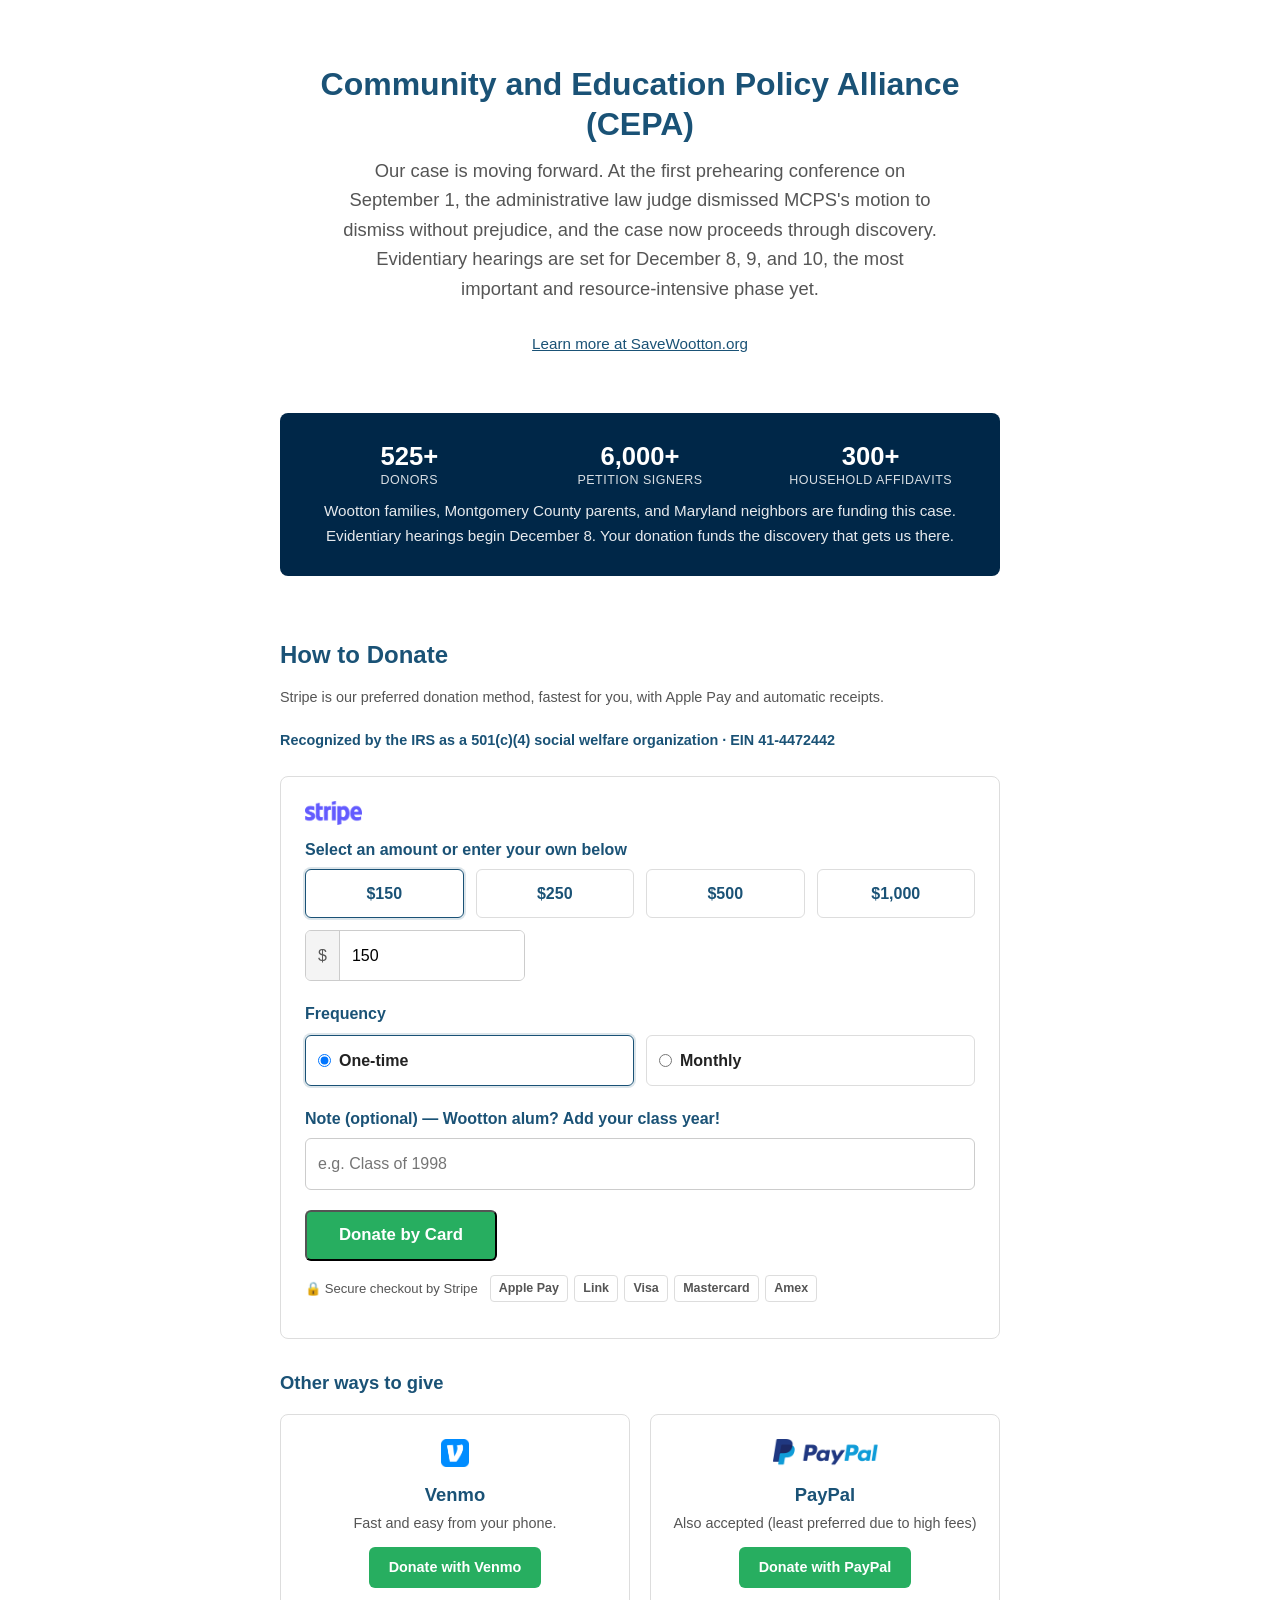
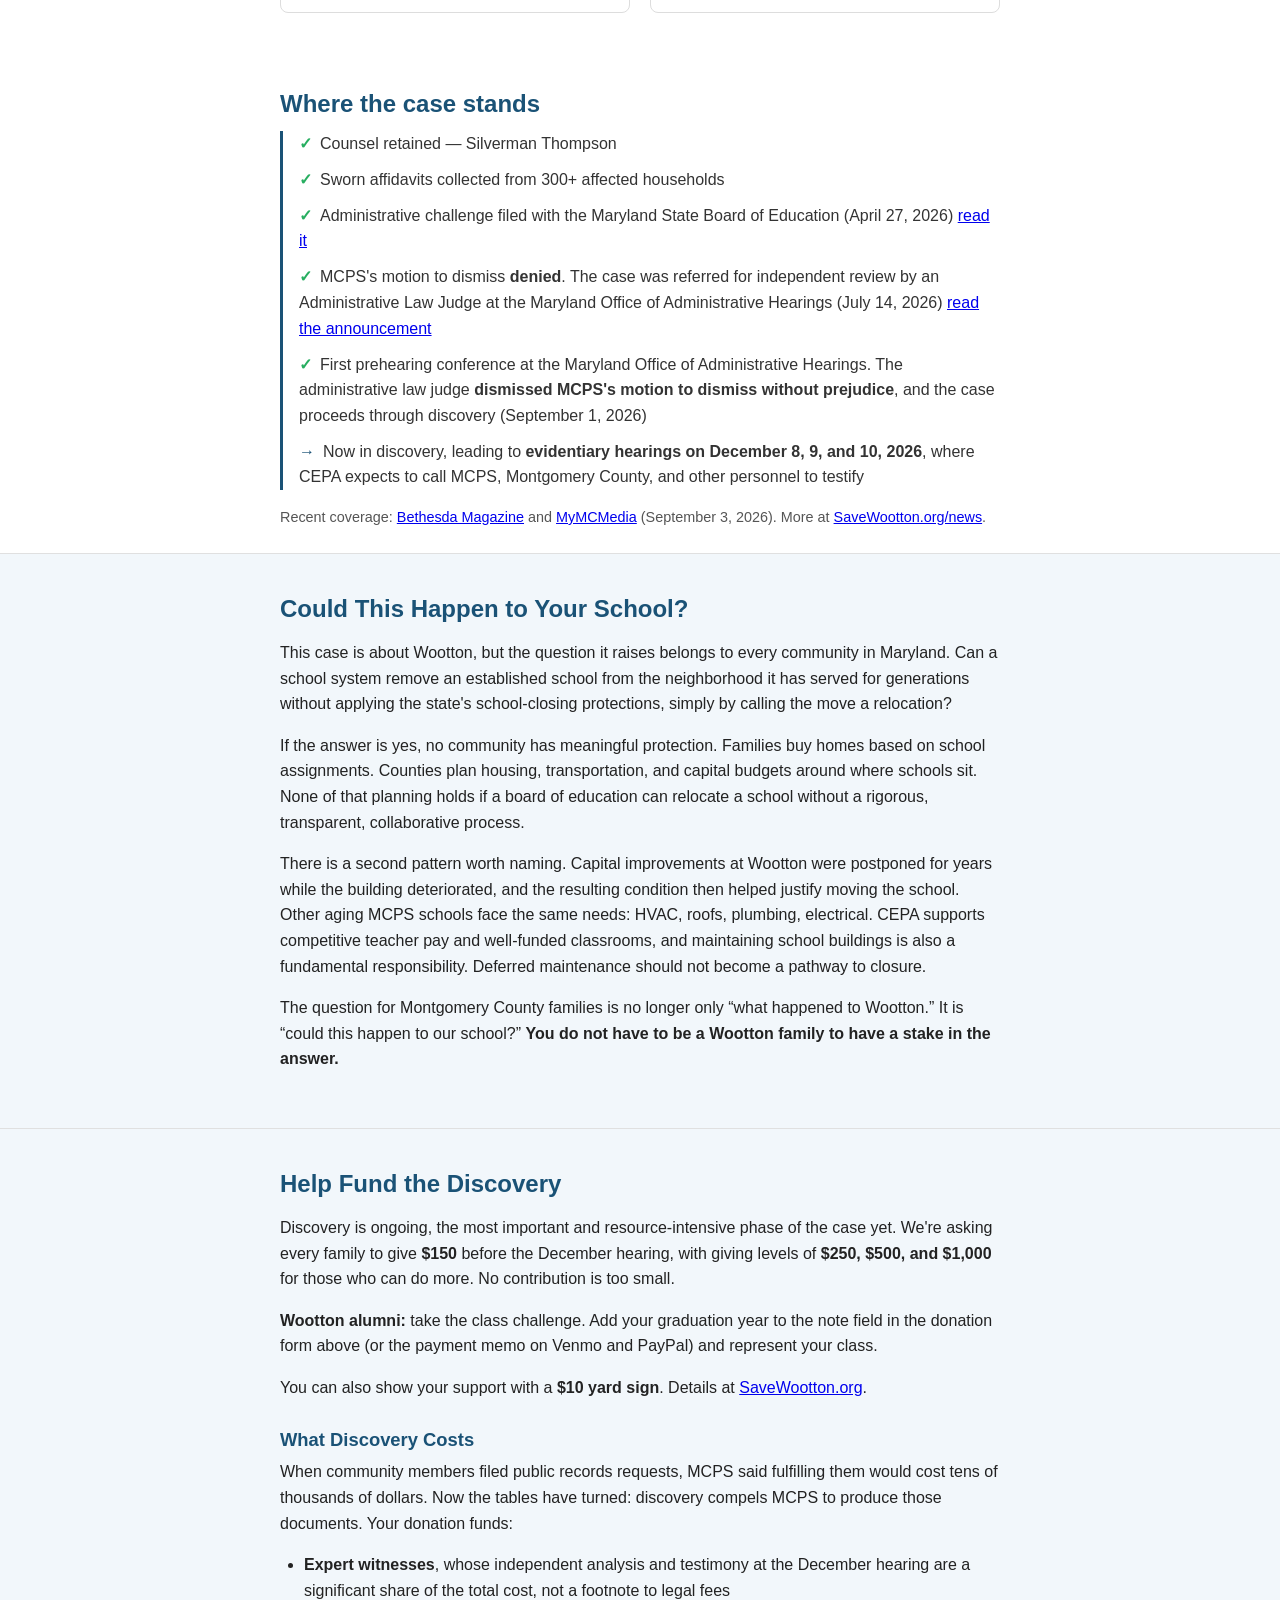
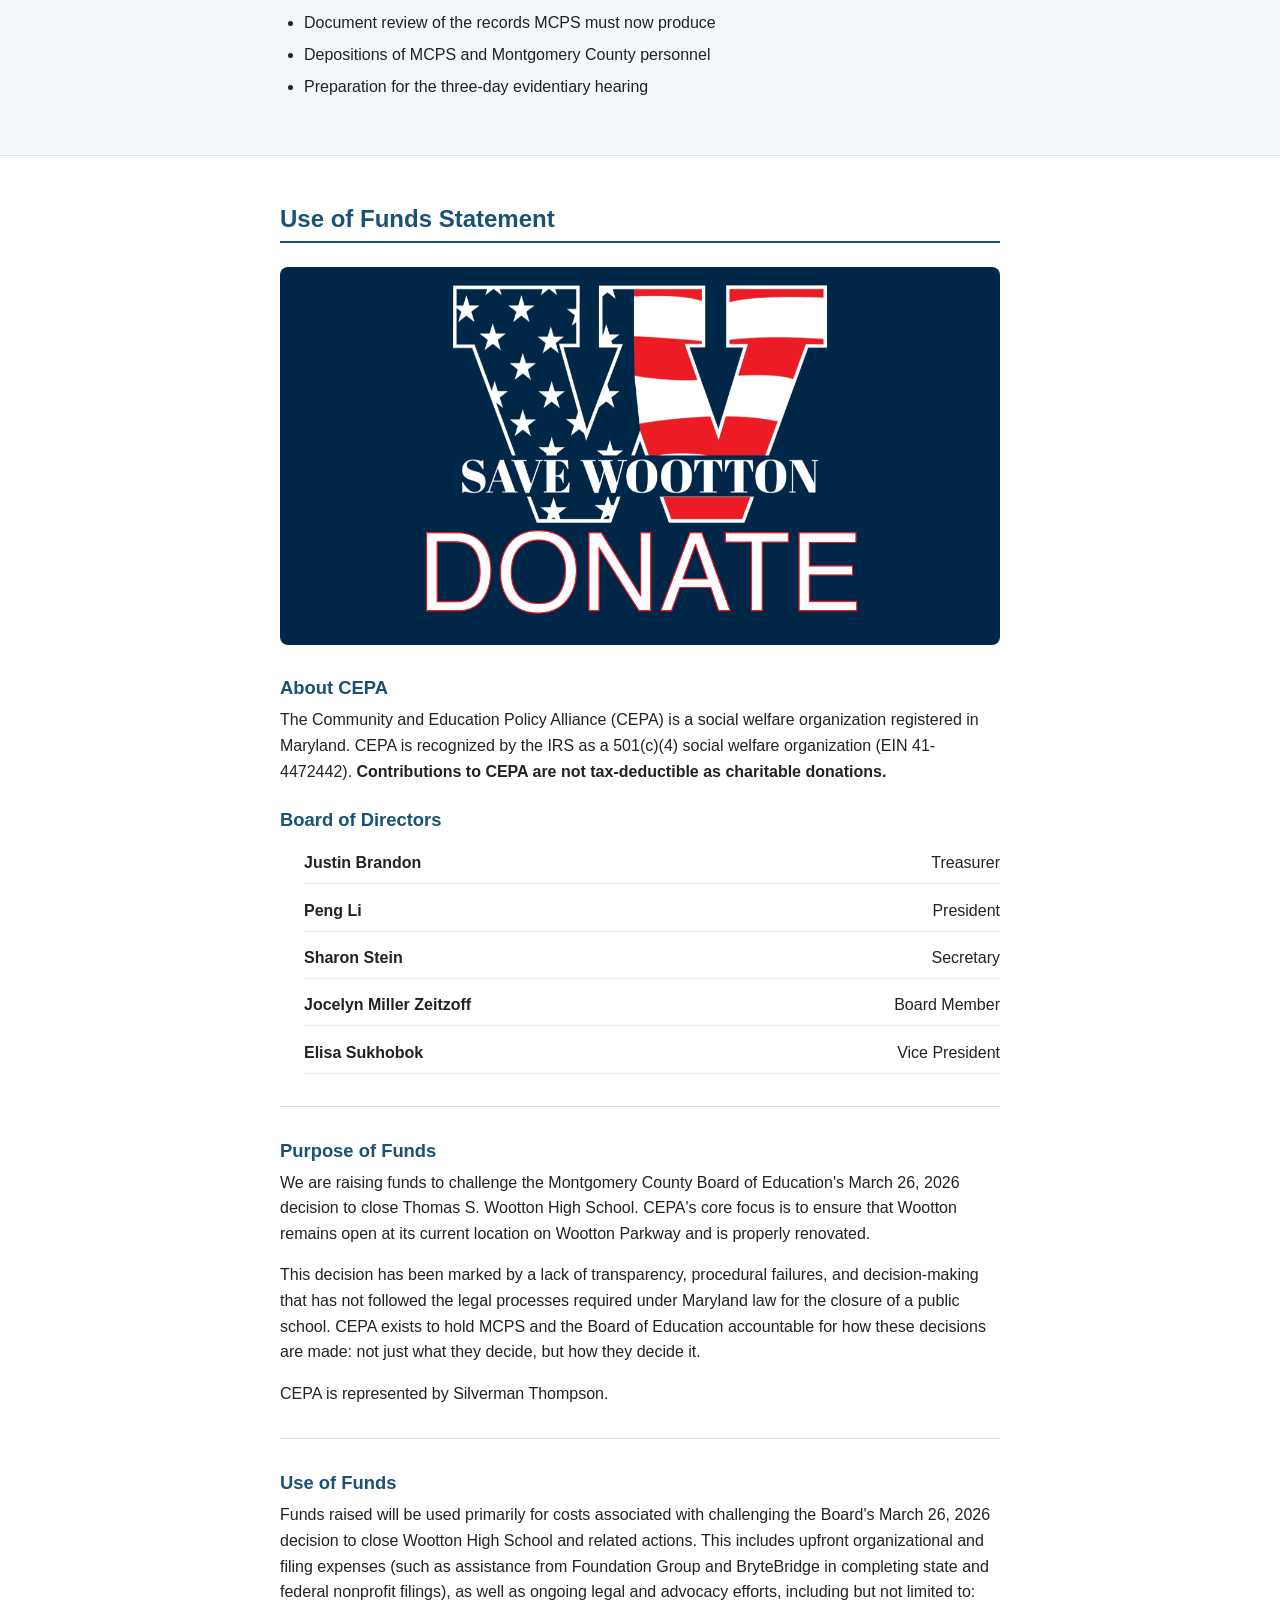
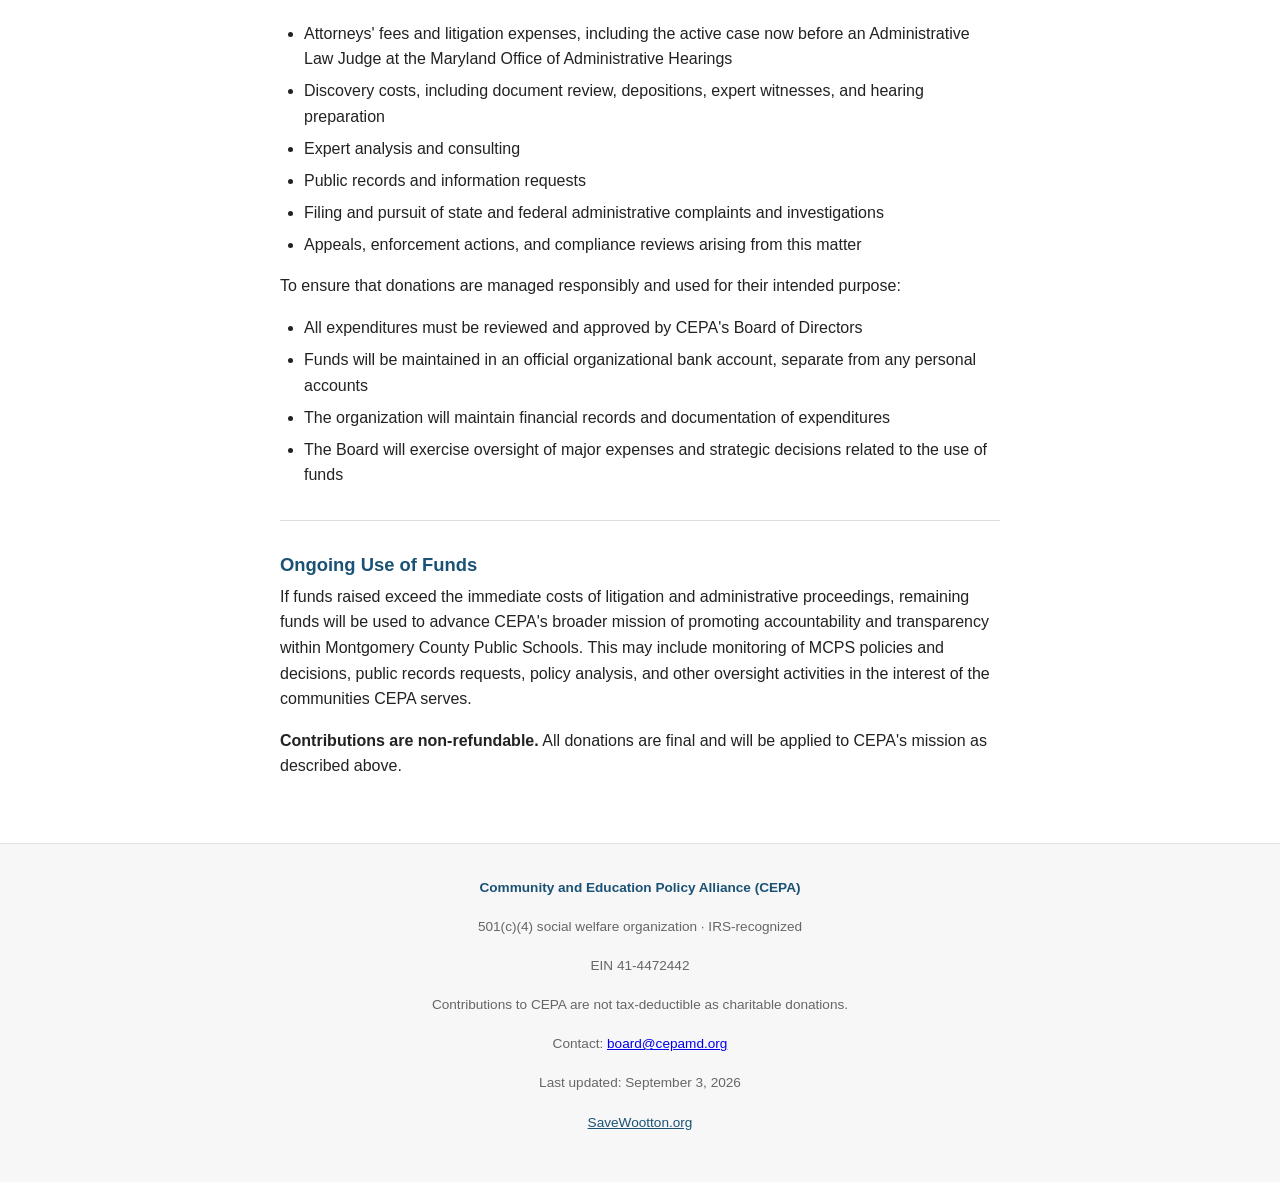
<file: index.html>
<!DOCTYPE html>
<html lang="en">

<head>
  <meta charset="UTF-8">
  <meta name="viewport" content="width=device-width, initial-scale=1.0">
  <meta name="format-detection" content="telephone=no">
  <title>CEPA — Community and Education Policy Alliance</title>
  <meta name="description"
    content="The Montgomery County Board of Education moved to close Wootton High School without applying Maryland's school-closing protections. The case is now in discovery, with evidentiary hearings set for December 8 to 10. Help fund the experts and the discovery that get us there.">
  <meta property="og:title" content="Help Fund the Discovery — Wootton Legal Fund">
  <meta property="og:description"
    content="The Montgomery County Board of Education moved to close Wootton High School without applying Maryland's school-closing protections. The case is now in discovery, with evidentiary hearings set for December 8 to 10. Help fund the experts and the discovery that get us there.">
  <meta property="og:image" content="https://cepamd.org/sw-donate.png">
  <meta property="og:url" content="https://cepamd.org">
  <meta property="og:type" content="website">
  <meta name="twitter:card" content="summary_large_image">
  <link rel="icon" type="image/png" href="favicon.png">
  <link rel="stylesheet" href="css/style.css">
</head>

<body>

  <!-- ════ Hero ════ -->
  <section class="hero">
    <div class="container">
      <h1>Community and Education Policy Alliance (CEPA)</h1>
      <p class="subtitle">Our case is moving forward. At the first prehearing conference on September 1, the
        administrative law judge dismissed MCPS's motion to dismiss without prejudice, and the case now proceeds
        through discovery.
        Evidentiary hearings are set for December 8, 9, and 10, the most important and resource-intensive phase
        yet.</p>
      <p style="margin-top: 0.75rem;"><a href="https://www.savewootton.org" target="_blank" rel="noopener"
          style="color: #1a5276; text-decoration: underline; font-size: 0.95rem;">Learn more at SaveWootton.org</a></p>
    </div>
  </section>

  <!-- ════ Momentum Banner ════ -->
  <div class="container">
    <div class="momentum-banner">
      <div class="momentum-stats">
        <div class="momentum-stat"><span class="n">525+</span><span class="k">Donors</span></div>
        <div class="momentum-stat"><span class="n">6,000+</span><span class="k">Petition signers</span></div>
        <div class="momentum-stat"><span class="n">300+</span><span class="k">Household affidavits</span></div>
      </div>
      <p class="match-sub">Wootton families, Montgomery County parents, and Maryland neighbors are funding this case.
        Evidentiary hearings begin December 8. Your donation funds the discovery that gets us there.</p>
    </div>
  </div>

  <!-- ════ Donate ════ -->
  <section id="donate">
    <div class="container">
      <h2>How to Donate</h2>
      <p style="color: #555; font-size: 0.9rem; margin-bottom: 1.25rem;">Stripe is our preferred donation method,
        fastest for you, with Apple Pay and automatic receipts.</p>
      <p class="trust-line">Recognized by the IRS as a 501(c)(4) social welfare organization &middot; EIN <a class="ein">41-4472442</a></p>

      <form class="monthly-form donate-form" id="donation-form">
        <img src="stripe-logo.png" alt="Stripe" style="height: 24px; margin-bottom: 0.75rem; display: block;">

        <label for="donation-amount">Select an amount or enter your own below</label>
        <div class="amount-grid" id="amount-presets">
          <button type="button" data-amount="150" class="selected">$150</button>
          <button type="button" data-amount="250">$250</button>
          <button type="button" data-amount="500">$500</button>
          <button type="button" data-amount="1000">$1,000</button>
        </div>
        <div class="amount-input">
          <span>$</span>
          <input id="donation-amount" name="amount" type="number" min="5" max="10000" step="1" value="150" required>
        </div>

        <fieldset>
          <legend>Frequency</legend>
          <div class="duration-grid">
            <label>
              <input type="radio" name="frequency" value="once" checked>
              <span>One-time</span>
            </label>
            <label>
              <input type="radio" name="frequency" value="monthly">
              <span>Monthly</span>
            </label>
          </div>
        </fieldset>

        <fieldset id="plan-length-fieldset" hidden>
          <legend>Plan length</legend>
          <div class="duration-grid">
            <label>
              <input type="radio" name="months" value="3">
              <span>3 months</span>
            </label>
            <label>
              <input type="radio" name="months" value="6" checked>
              <span>6 months</span>
            </label>
            <label>
              <input type="radio" name="months" value="12">
              <span>12 months</span>
            </label>
            <label>
              <input type="radio" name="months" value="ongoing">
              <span>Ongoing</span>
            </label>
          </div>
          <p style="color: #555; font-size: 0.85rem; margin: 0.5rem 0 0;">Fixed-length plans cancel automatically after
            the last payment. Cancel anytime at <a href="mailto:treasurer@cepamd.org">treasurer@cepamd.org</a>.</p>
        </fieldset>

        <label for="donation-note">Note (optional) — Wootton alum? Add your class year!</label>
        <input id="donation-note" name="note" type="text" class="note-input" maxlength="200"
          placeholder="e.g. Class of 1998">

        <button type="submit" class="btn">Donate by Card</button>
        <div class="payment-methods">
          <span class="secure-note">🔒 Secure checkout by Stripe</span>
          <span class="method-pill">Apple Pay</span>
          <span class="method-pill">Link</span>
          <span class="method-pill">Visa</span>
          <span class="method-pill">Mastercard</span>
          <span class="method-pill">Amex</span>
        </div>
        <p class="form-status" id="donation-form-status" aria-live="polite"></p>
      </form>

      <h3 style="margin-top: 2rem;">Other ways to give</h3>
      <div class="donate-grid">

        <div class="donate-card">
          <img src="venmo-logo.png" alt="Venmo" style="height: 28px; margin-bottom: 0.5rem;">
          <h3>Venmo</h3>
          <p>Fast and easy from your phone.</p>
          <a href="https://venmo.com/u/cepamd" class="btn" target="_blank" rel="noopener">Donate with Venmo</a>
        </div>

        <div class="donate-card">
          <img src="paypal-logo.png" alt="PayPal" style="height: 28px; margin-bottom: 0.5rem;">
          <h3>PayPal</h3>
          <p>Also accepted (least preferred due to high fees)</p>
          <a href="https://www.paypal.com/ncp/payment/M5WPY7KGUDLTN" class="btn" target="_blank" rel="noopener">Donate
            with PayPal</a>
        </div>

      </div>
    </div>
  </section>

  <!-- ════ Progress ════ -->
  <section class="progress">
    <div class="container">
      <h2>Where the case stands</h2>
      <ul class="milestone-list">
        <li>Counsel retained — Silverman Thompson</li>
        <li>Sworn affidavits collected from 300+ affected households</li>
        <li>Administrative challenge filed with the Maryland State Board of Education (April 27, 2026) <a
            href="https://drive.google.com/file/d/1IQMDPjKzm7bUsOJytNukOK9nd9ZU6ZSJ/view?usp=sharing" target="_blank"
            rel="noopener">read it</a></li>
        <li>MCPS's motion to dismiss <strong>denied</strong>. The case was referred for independent review by an
          Administrative Law Judge at the Maryland Office of Administrative Hearings (July 14, 2026) <a
            href="https://www.savewootton.org/wootton-closure-challenge-moves-forward-before-independent-alj/"
            target="_blank" rel="noopener">read the announcement</a></li>
        <li>First prehearing conference at the Maryland Office of Administrative Hearings. The administrative law
          judge <strong>dismissed MCPS's motion to dismiss without prejudice</strong>, and the case proceeds through
          discovery (September 1, 2026)</li>
        <li>Now in discovery, leading to <strong>evidentiary hearings on December 8, 9, and 10, 2026</strong>, where
          CEPA expects to call MCPS, Montgomery County, and other personnel to testify</li>
      </ul>
      <p style="color: #555; font-size: 0.9rem; margin-top: 1rem;">Recent coverage: <a
          href="https://bethesdamagazine.com/2026/09/03/wootton-case-update/" target="_blank"
          rel="noopener">Bethesda Magazine</a> and <a
          href="https://www.mymcmedia.org/wootton-petition-to-keep-school-building-open-advances/" target="_blank"
          rel="noopener">MyMCMedia</a> (September 3, 2026). More at <a href="https://www.savewootton.org/news/"
          target="_blank" rel="noopener">SaveWootton.org/news</a>.</p>
    </div>
  </section>

  <!-- ════ Beyond Wootton ════ -->
  <section class="beyond-wootton">
    <div class="container">
      <h2>Could This Happen to Your School?</h2>
      <p>This case is about Wootton, but the question it raises belongs to every community in Maryland. Can a school
        system remove an established school from the neighborhood it has served for generations without applying the
        state's school-closing protections, simply by calling the move a relocation?</p>
      <p>If the answer is yes, no community has meaningful protection. Families buy homes based on school assignments.
        Counties plan housing, transportation, and capital budgets around where schools sit. None of that planning
        holds if a board of education can relocate a school without a rigorous, transparent, collaborative process.</p>
      <p>There is a second pattern worth naming. Capital improvements at Wootton were postponed for years while the
        building deteriorated, and the resulting condition then helped justify moving the school. Other aging MCPS
        schools face the same needs: HVAC, roofs, plumbing, electrical. CEPA supports competitive teacher pay and
        well-funded classrooms, and maintaining school buildings is also a fundamental responsibility. Deferred
        maintenance should not become a pathway to closure.</p>
      <p>The question for Montgomery County families is no longer only &ldquo;what happened to Wootton.&rdquo; It is
        &ldquo;could this happen to our school?&rdquo; <strong>You do not have to be a Wootton family to have a stake
          in the answer.</strong></p>
    </div>
  </section>

  <!-- ════ Help Fund the Discovery ════ -->
  <section class="fundraiser">
    <div class="container">
      <h2>Help Fund the Discovery</h2>
      <p>Discovery is ongoing, the most important and resource-intensive phase of the case yet. We're asking every
        family to give <strong>$150</strong> before the December hearing, with giving levels of <strong>$250, $500, and
          $1,000</strong> for those who can do more. No contribution is too small.</p>
      <p><strong>Wootton alumni:</strong> take the class challenge. Add your graduation year to the note field in the
        donation form above (or the payment memo on Venmo and PayPal) and represent your class.</p>
      <p>You can also show your support with a <strong>$10 yard sign</strong>. Details at <a
          href="https://www.savewootton.org" target="_blank" rel="noopener">SaveWootton.org</a>.</p>

      <h3>What Discovery Costs</h3>
      <p>When community members filed public records requests, MCPS said fulfilling them would cost tens of thousands
        of dollars. Now the tables have turned: discovery compels MCPS to produce those documents. Your donation
        funds:</p>
      <ul>
        <li><strong>Expert witnesses</strong>, whose independent analysis and testimony at the December hearing are a
          significant share of the total cost, not a footnote to legal fees</li>
        <li>Document review of the records MCPS must now produce</li>
        <li>Depositions of MCPS and Montgomery County personnel</li>
        <li>Preparation for the three-day evidentiary hearing</li>
      </ul>
    </div>
  </section>

  <!-- ════ Use of Funds ════ -->
  <section class="use-of-funds">
    <div class="container">
      <h2>Use of Funds Statement</h2>

      <!-- ════ Banner Image ════ -->
      <div style="text-align: center; margin: 1.5rem 0;">
        <img src="sw-donate.png" alt="Save Wootton — Donate" style="max-width: 100%; height: auto; border-radius: 8px;">
      </div>

      <h3>About CEPA</h3>
      <p>The Community and Education Policy Alliance (CEPA) is a social welfare organization registered in Maryland.
        CEPA is recognized by the IRS as a 501(c)(4) social welfare organization (EIN <a class="ein">41-4472442</a>). <strong>Contributions
          to CEPA are not tax-deductible as charitable donations.</strong></p>

      <h3>Board of Directors</h3>
      <ul class="board-list">
        <li><span class="board-name">Justin Brandon</span><span>Treasurer</span></li>
        <li><span class="board-name">Peng Li</span><span>President</span></li>
        <li><span class="board-name">Sharon Stein</span><span>Secretary</span></li>
        <li><span class="board-name">Jocelyn Miller Zeitzoff</span><span>Board Member</span></li>
        <li><span class="board-name">Elisa Sukhobok</span><span>Vice President</span></li>
      </ul>

      <hr>

      <h3>Purpose of Funds</h3>
      <p>We are raising funds to challenge the Montgomery County Board of Education's March 26, 2026 decision to close
        Thomas S. Wootton High School. CEPA's core focus is to ensure that Wootton remains open at its current location
        on Wootton Parkway and is properly renovated.</p>
      <p>This decision has been marked by a lack of transparency, procedural failures, and decision-making that has not
        followed the legal processes required under Maryland law for the closure of a public school. CEPA exists to hold
        MCPS and the Board of Education accountable for how these decisions are made: not just what they decide, but
        how they decide it.</p>
      <p>CEPA is represented by Silverman Thompson.</p>

      <hr>

      <h3>Use of Funds</h3>
      <p>Funds raised will be used primarily for costs associated with challenging the Board's March 26, 2026 decision
        to close Wootton High School and related actions. This includes upfront organizational and filing expenses (such
        as assistance from Foundation Group and
        BryteBridge in completing state and federal nonprofit filings), as well as ongoing legal and advocacy efforts,
        including but not limited to:</p>
      <ul>
        <li>Attorneys' fees and litigation expenses, including the active case now before an
          Administrative Law Judge at the Maryland Office of Administrative Hearings</li>
        <li>Discovery costs, including document review, depositions, expert witnesses, and hearing preparation</li>
        <li>Expert analysis and consulting</li>
        <li>Public records and information requests</li>
        <li>Filing and pursuit of state and federal administrative complaints and investigations</li>
        <li>Appeals, enforcement actions, and compliance reviews arising from this matter</li>
      </ul>
      <p>To ensure that donations are managed responsibly and used for their intended purpose:</p>
      <ul>
        <li>All expenditures must be reviewed and approved by CEPA's Board of Directors</li>
        <li>Funds will be maintained in an official organizational bank account, separate from any personal accounts
        </li>
        <li>The organization will maintain financial records and documentation of expenditures</li>
        <li>The Board will exercise oversight of major expenses and strategic decisions related to the use of funds</li>
      </ul>

      <hr>

      <h3>Ongoing Use of Funds</h3>
      <p>If funds raised exceed the immediate costs of litigation and administrative proceedings, remaining funds will
        be used to advance CEPA's broader mission of promoting accountability and transparency within Montgomery County
        Public Schools. This may include monitoring of MCPS policies and decisions, public records requests, policy
        analysis, and other oversight activities in the interest of the communities CEPA serves.</p>
      <p><strong>Contributions are non-refundable.</strong> All donations are final and will be applied to CEPA's
        mission as described above.</p>
    </div>
  </section>

  <!-- ════ Footer ════ -->
  <footer>
    <div class="container">
      <p><strong>Community and Education Policy Alliance (CEPA)</strong></p>
      <p>501(c)(4) social welfare organization &middot; IRS-recognized</p>
      <p>EIN <a class="ein">41-4472442</a></p>
      <p>Contributions to CEPA are not tax-deductible as charitable donations.</p>
      <p>Contact: <a href="mailto:board@cepamd.org">board@cepamd.org</a></p>
      <p>Last updated: September 3, 2026</p>
      <p><a href="https://www.savewootton.org" target="_blank" rel="noopener"
          style="color: #1a5276;">SaveWootton.org</a></p>
    </div>
  </footer>

  <script>
    const DONATION_API_URL = "https://damp-bird-b203.cepamd.workers.dev/create-donation";
    const form = document.getElementById("donation-form");
    const statusEl = document.getElementById("donation-form-status");
    const amountInput = document.getElementById("donation-amount");
    const presetButtons = document.querySelectorAll("#amount-presets button");
    const planFieldset = document.getElementById("plan-length-fieldset");

    const params = new URLSearchParams(window.location.search);
    if (params.get("canceled") === "1") {
      statusEl.textContent = "Checkout was canceled. You can adjust your donation below.";
    }

    presetButtons.forEach((button) => {
      button.addEventListener("click", () => {
        amountInput.value = button.dataset.amount;
        presetButtons.forEach((b) => b.classList.toggle("selected", b === button));
      });
    });

    amountInput.addEventListener("input", () => {
      presetButtons.forEach((b) => b.classList.toggle("selected", b.dataset.amount === amountInput.value));
    });

    form.addEventListener("change", () => {
      planFieldset.hidden = form.frequency.value !== "monthly";
    });

    form.addEventListener("submit", async (event) => {
      event.preventDefault();
      const submitButton = form.querySelector("button[type='submit']");
      const amount = Number(form.amount.value);
      const frequency = form.frequency.value;

      statusEl.textContent = "";
      statusEl.className = "form-status";

      if (!Number.isFinite(amount) || amount < 5 || amount > 10000) {
        statusEl.textContent = "Enter an amount between $5 and $10,000.";
        return;
      }

      submitButton.disabled = true;
      submitButton.textContent = "Opening Stripe...";

      try {
        const response = await fetch(DONATION_API_URL, {
          method: "POST",
          headers: { "content-type": "application/json" },
          body: JSON.stringify({
            amount,
            frequency,
            months: frequency === "monthly" ? form.months.value : undefined,
            note: form.note.value,
          }),
        });
        const data = await response.json();

        if (!response.ok || !data.url) {
          throw new Error(data.error || "Unable to open Stripe Checkout.");
        }

        window.location.href = data.url;
      } catch (error) {
        statusEl.textContent = error.message;
        submitButton.disabled = false;
        submitButton.textContent = "Donate by Card";
      }
    });
  </script>
</body>

</html>
</file>
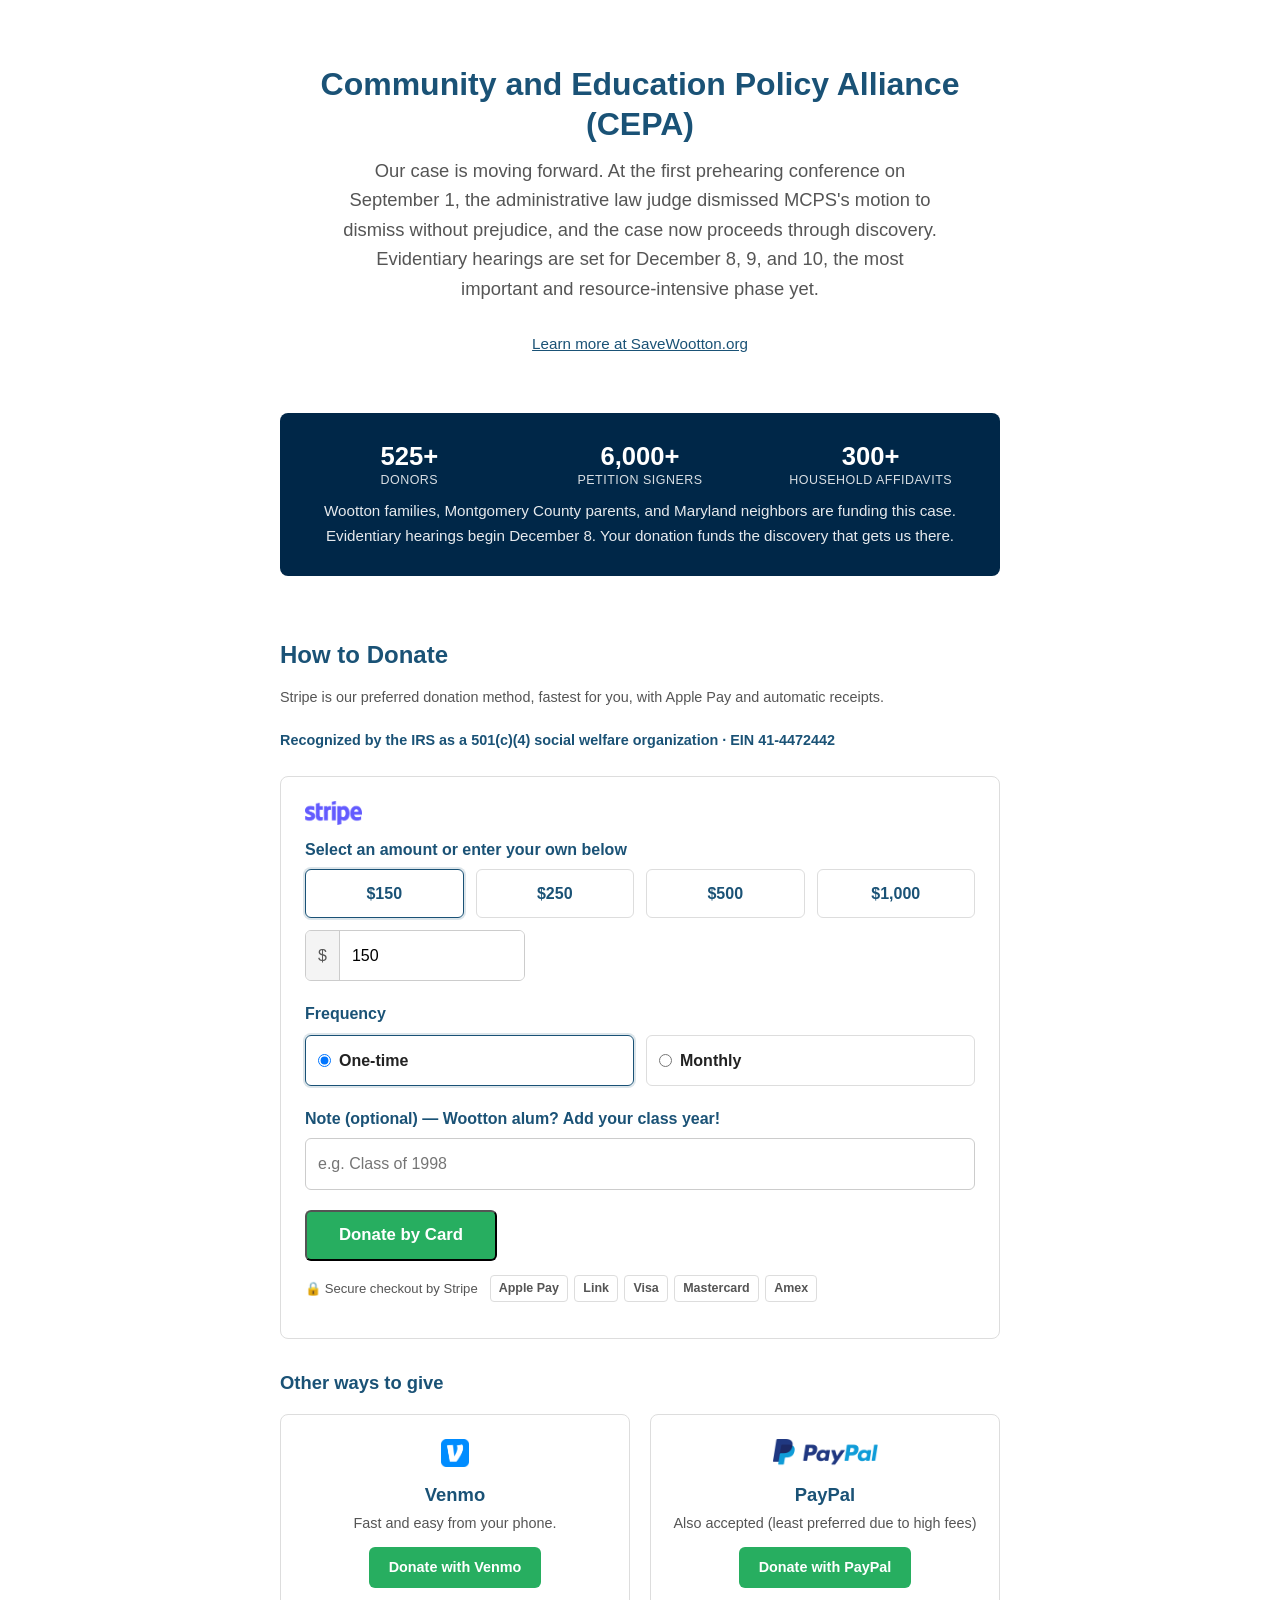
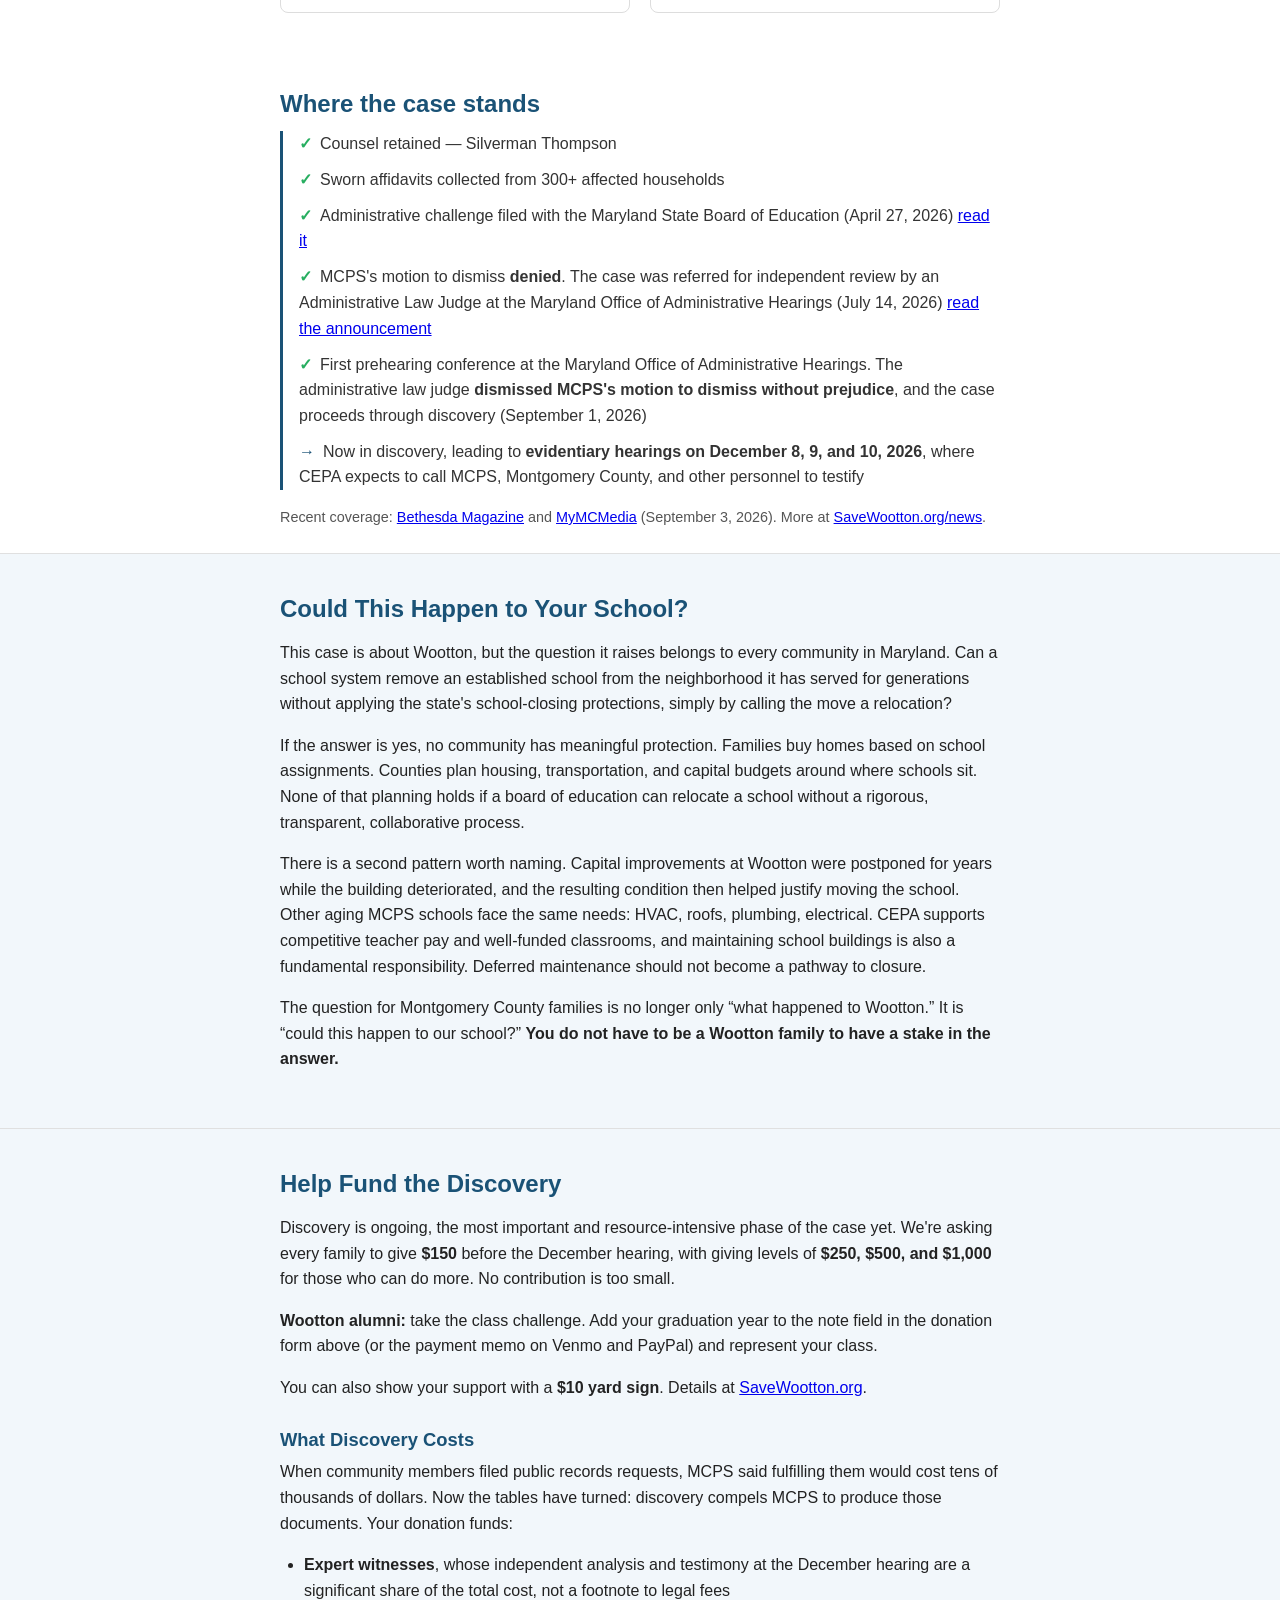
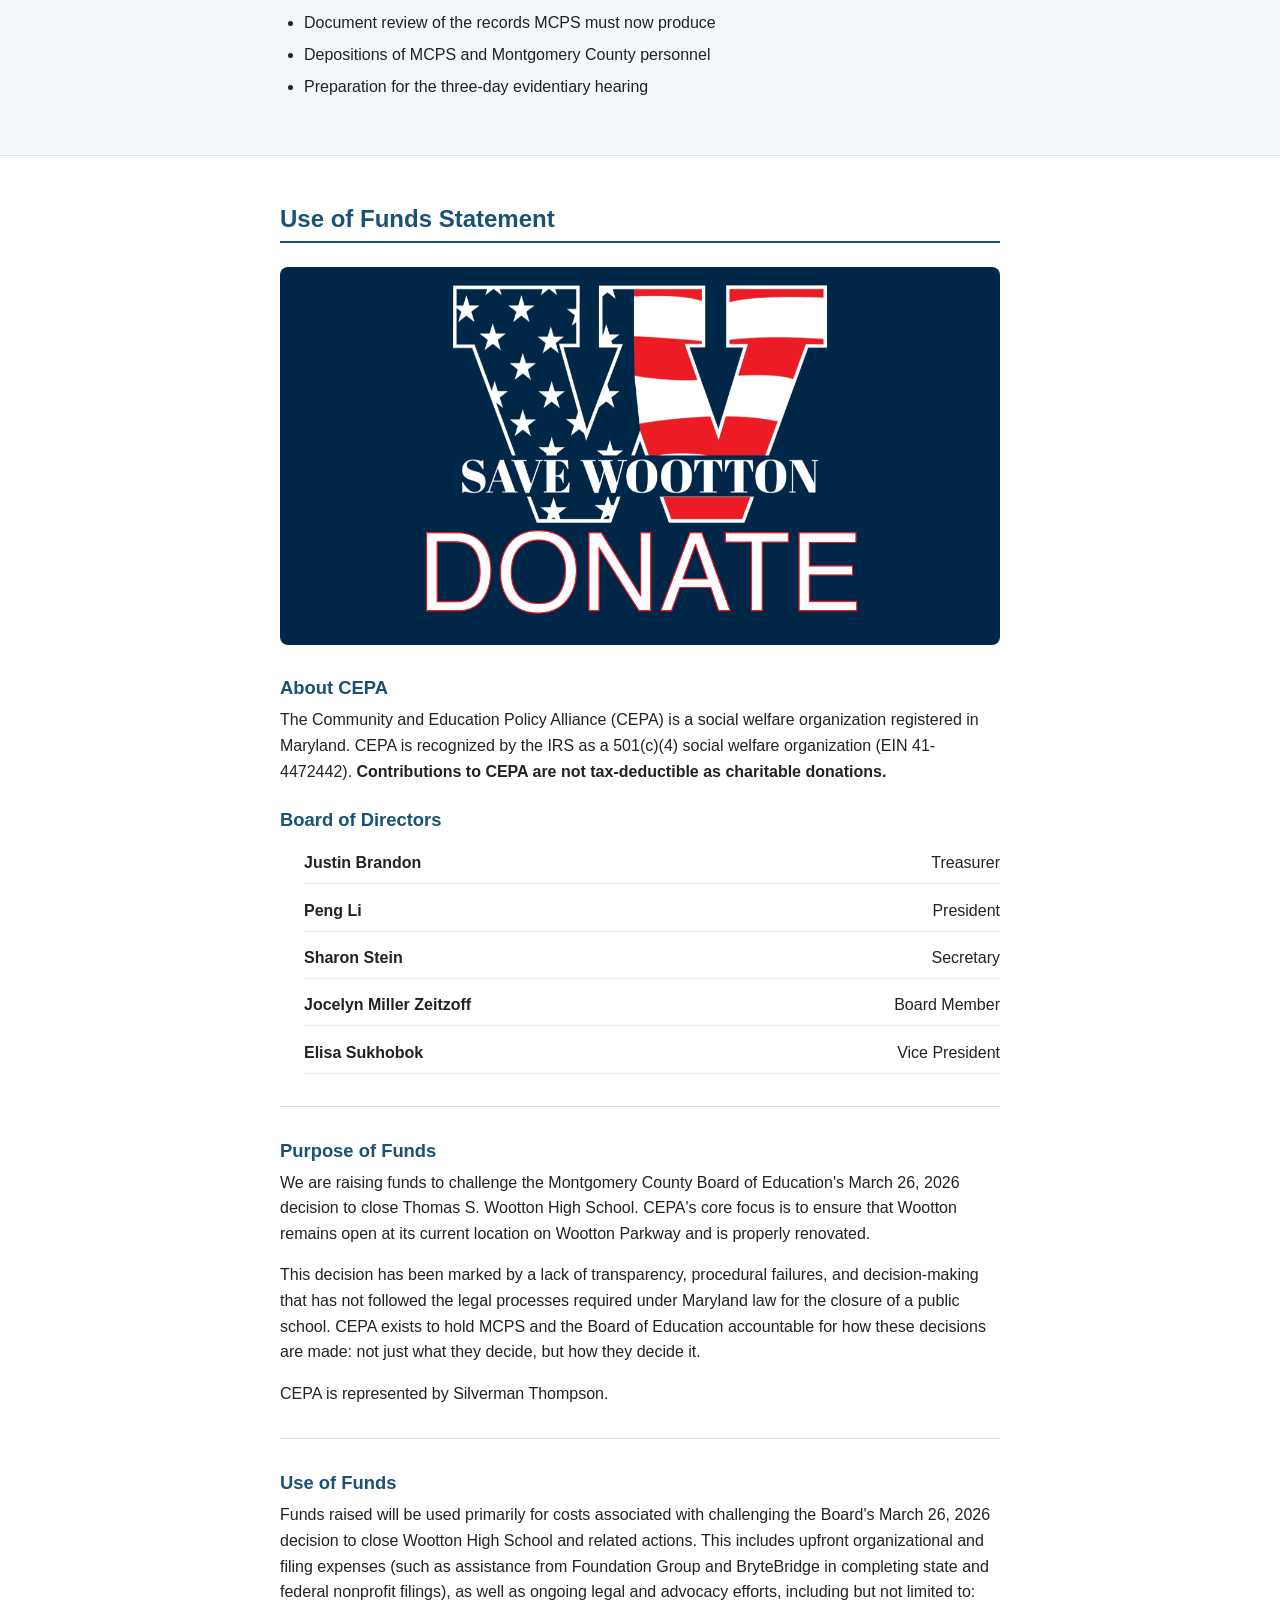
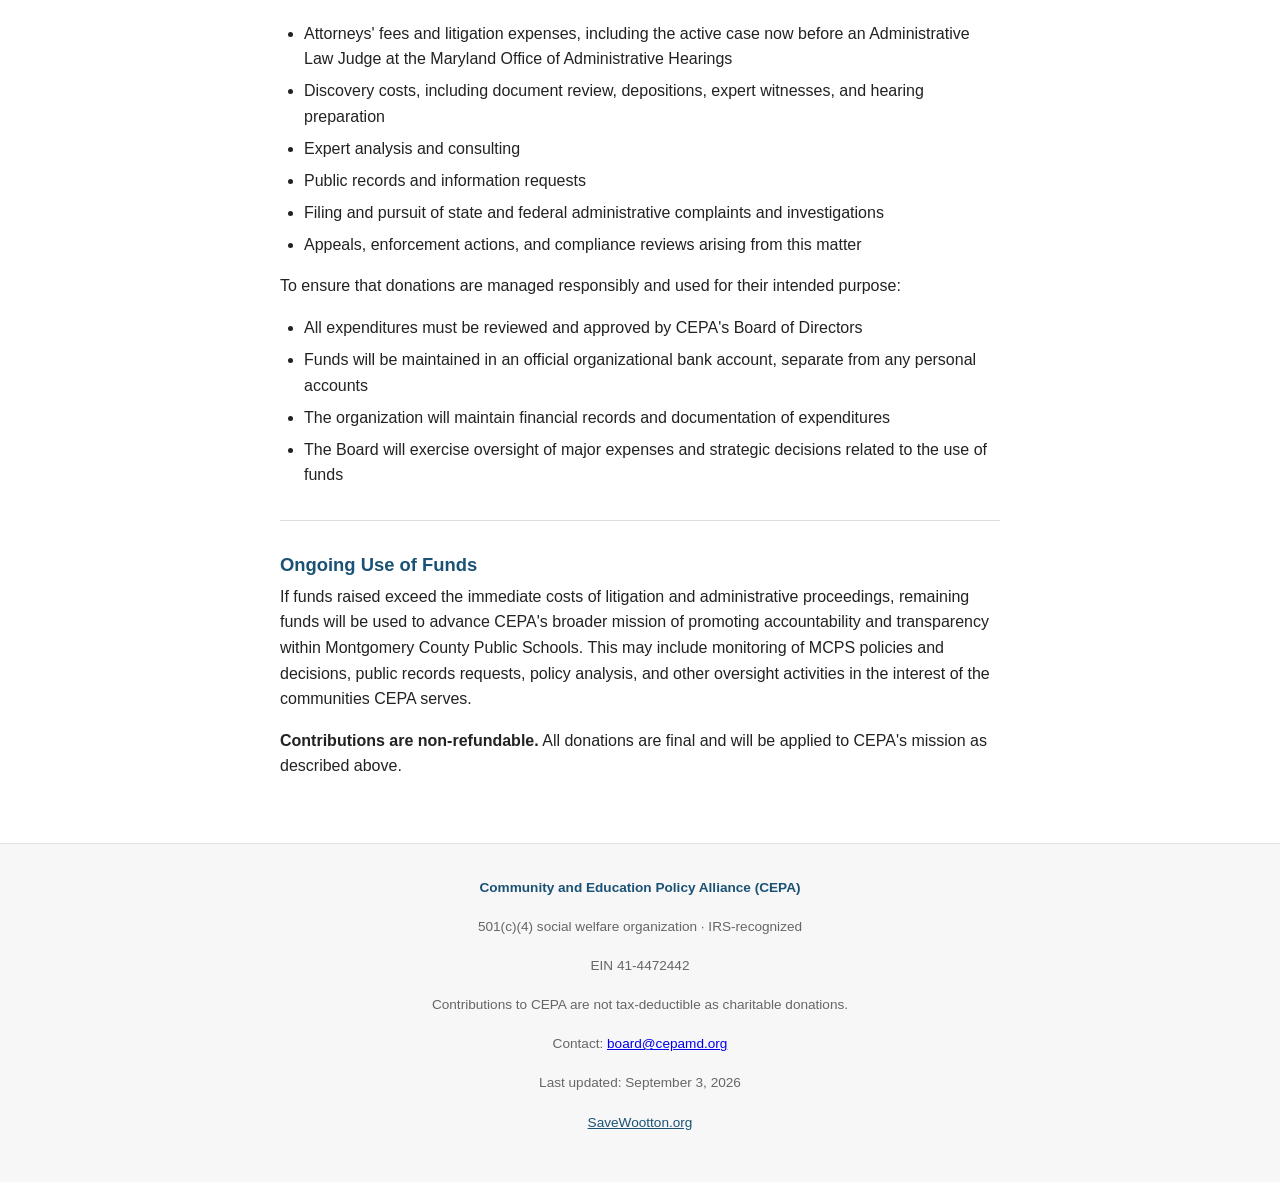
<file: recurring.html>
<!DOCTYPE html>
<html lang="en">

<head>
  <meta charset="UTF-8">
  <meta name="viewport" content="width=device-width, initial-scale=1.0">
  <meta name="format-detection" content="telephone=no">
  <title>Monthly Giving — CEPA</title>
  <meta name="description" content="The CEPA donation form now lives on the home page, with one-time and monthly giving in one place.">
  <meta http-equiv="refresh" content="0; url=/#donate">
  <link rel="icon" type="image/png" href="favicon.png">
  <link rel="stylesheet" href="css/style.css">
</head>

<body>

  <section class="hero">
    <div class="container">
      <h1>The donation form has moved</h1>
      <p class="subtitle">One-time and monthly giving are now together on the CEPA home page. Taking you there now…</p>
      <p><a href="/#donate" class="btn">Go to the donation form</a></p>
    </div>
  </section>

  <script>
    window.location.replace("/" + window.location.search + "#donate");
  </script>
</body>

</html>
</file>
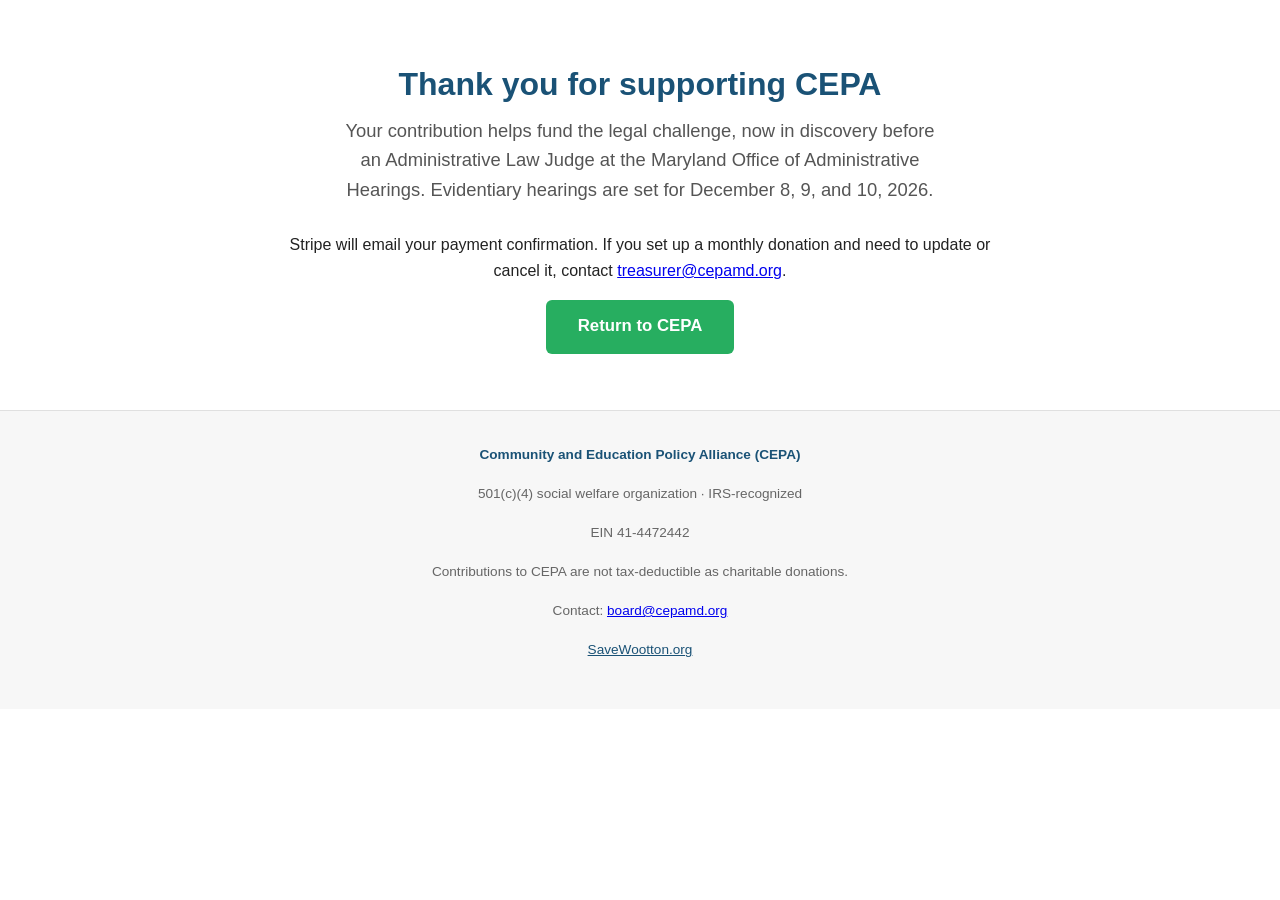
<file: thank-you.html>
<!DOCTYPE html>
<html lang="en">

<head>
  <meta charset="UTF-8">
  <meta name="viewport" content="width=device-width, initial-scale=1.0">
  <meta name="format-detection" content="telephone=no">
  <title>Thank You — CEPA</title>
  <meta name="description"
    content="Thank you for supporting CEPA's legal challenge to keep Wootton High School at its current location.">
  <link rel="icon" type="image/png" href="favicon.png">
  <link rel="stylesheet" href="css/style.css">
</head>

<body>

  <section class="hero">
    <div class="container">
      <h1>Thank you for supporting CEPA</h1>
      <p class="subtitle">Your contribution helps fund the legal challenge, now in discovery before an
        Administrative Law Judge at the Maryland Office of Administrative Hearings. Evidentiary hearings are set for
        December 8, 9, and 10, 2026.</p>
      <p>Stripe will email your payment confirmation. If you set up a monthly donation and need to update or cancel it,
        contact <a href="mailto:treasurer@cepamd.org">treasurer@cepamd.org</a>.</p>
      <p><a href="index.html" class="btn">Return to CEPA</a></p>
    </div>
  </section>

  <footer>
    <div class="container">
      <p><strong>Community and Education Policy Alliance (CEPA)</strong></p>
      <p>501(c)(4) social welfare organization &middot; IRS-recognized</p>
      <p>EIN <a class="ein">41-4472442</a></p>
      <p>Contributions to CEPA are not tax-deductible as charitable donations.</p>
      <p>Contact: <a href="mailto:board@cepamd.org">board@cepamd.org</a></p>
      <p><a href="https://www.savewootton.org" target="_blank" rel="noopener"
          style="color: #1a5276;">SaveWootton.org</a></p>
    </div>
  </footer>

</body>

</html>
</file>
<file: css/style.css>
/* ── Reset & Base ───────────────────────────────── */
*, *::before, *::after { box-sizing: border-box; margin: 0; padding: 0; }

html { scroll-behavior: smooth; }

body {
  font-family: -apple-system, BlinkMacSystemFont, "Segoe UI", Roboto, Helvetica, Arial, sans-serif;
  color: #222;
  background: #fff;
  line-height: 1.6;
  -webkit-font-smoothing: antialiased;
}

/* ── Layout ─────────────────────────────────────── */
.container {
  max-width: 760px;
  margin: 0 auto;
  padding: 0 1.25rem;
}

section { padding: 3rem 0; }

/* ── Typography ─────────────────────────────────── */
h1, h2, h3 { color: #1a5276; line-height: 1.25; }
h1 { font-size: 2rem; margin-bottom: 0.75rem; }
h2 { font-size: 1.5rem; margin-bottom: 1rem; }
h3 { font-size: 1.15rem; margin-bottom: 0.5rem; }
p  { margin-bottom: 1rem; }

/* ── Hero ───────────────────────────────────────── */
.hero {
  text-align: center;
  padding: 4rem 0 2.5rem;
}
.hero .subtitle {
  font-size: 1.15rem;
  color: #555;
  max-width: 600px;
  margin: 0 auto 1.75rem;
}

/* ── Buttons ────────────────────────────────────── */
.btn {
  display: inline-block;
  background: #27ae60;
  color: #fff;
  padding: 0.85rem 2rem;
  border-radius: 6px;
  text-decoration: none;
  font-weight: 600;
  font-size: 1.05rem;
  transition: background 0.2s;
}
.btn:hover { background: #219a52; }

/* ── Momentum Banner ────────────────────────────── */
.momentum-banner {
  background: #002748;
  color: #fff;
  text-align: center;
  padding: 1.75rem 1.25rem;
  border-radius: 8px;
  margin: 0 0 1rem;
}
.momentum-banner p {
  font-size: 1.35rem;
  font-weight: 700;
  margin: 0;
}
.momentum-banner .match-sub {
  font-size: 0.95rem;
  font-weight: 400;
  opacity: 0.9;
  margin-top: 0.35rem;
}
.momentum-stats {
  display: grid;
  grid-template-columns: repeat(3, 1fr);
  gap: 0.75rem;
  margin-bottom: 0.5rem;
}
.momentum-stat .n {
  display: block;
  font-size: 1.6rem;
  font-weight: 700;
  line-height: 1.2;
}
.momentum-stat .k {
  display: block;
  font-size: 0.78rem;
  letter-spacing: 0.04em;
  opacity: 0.85;
  text-transform: uppercase;
}

/* ── Progress ───────────────────────────────────── */
.progress { padding: 1.75rem 0 0.5rem; }
.progress h2 { margin-bottom: 0.75rem; }
.milestone-list {
  list-style: none;
  border-left: 3px solid #1a5276;
  padding-left: 1rem;
}
.milestone-list li {
  margin-bottom: 0.65rem;
  color: #333;
}
.milestone-list li::before {
  content: "✓";
  color: #27ae60;
  font-weight: 700;
  margin-right: 0.5rem;
}
.milestone-list li:last-child::before {
  content: "→";
  color: #1a5276;
}

/* ── Use of Funds ───────────────────────────────── */
.use-of-funds h2 { border-bottom: 2px solid #1a5276; padding-bottom: 0.4rem; }
.use-of-funds h3 { margin-top: 1.5rem; }
.use-of-funds ul, .use-of-funds ol {
  margin: 0.75rem 0 1rem 1.5rem;
}
.use-of-funds li { margin-bottom: 0.4rem; }
.use-of-funds hr {
  border: none;
  border-top: 1px solid #ddd;
  margin: 2rem 0;
}
.board-list {
  list-style: none;
  margin: 0.75rem 0 1rem;
}
.board-list li {
  display: flex;
  justify-content: space-between;
  gap: 1rem;
  border-bottom: 1px solid #eee;
  padding: 0.45rem 0;
}
.board-name {
  color: #222;
  font-weight: 700;
}

/* ── Beyond Wootton ─────────────────────────────── */
.beyond-wootton {
  background: #f2f7fb;
  border-top: 1px solid #e0e0e0;
  padding: 2.5rem 0;
}

/* ── Help Fund the Discovery ────────────────────── */
.fundraiser {
  background: #f2f7fb;
  border-top: 1px solid #e0e0e0;
  border-bottom: 1px solid #e0e0e0;
  padding: 2.5rem 0;
}
.fundraiser h3 { margin-top: 1.75rem; }
.fundraiser ul { margin: 0.75rem 0 1rem 1.5rem; }
.fundraiser li { margin-bottom: 0.4rem; }

/* ── Donate Cards ───────────────────────────────── */
.trust-line {
  color: #1a5276;
  font-size: 0.9rem;
  font-weight: 600;
  margin-bottom: 1.25rem;
}
.donate-grid {
  display: grid;
  grid-template-columns: repeat(auto-fit, minmax(200px, 1fr));
  gap: 1.25rem;
  margin-top: 1.25rem;
}
.donate-card {
  border: 1px solid #ddd;
  border-radius: 8px;
  padding: 1.5rem 1.25rem;
  text-align: center;
  transition: box-shadow 0.2s;
}
.donate-card:hover { box-shadow: 0 2px 12px rgba(0,0,0,0.08); }
.donate-card .card-icon {
  font-size: 2rem;
  margin-bottom: 0.5rem;
}
.donate-card h3 { margin-bottom: 0.4rem; }
.donate-card p { font-size: 0.9rem; color: #555; margin-bottom: 0.75rem; }
.donate-card .btn {
  font-size: 0.9rem;
  padding: 0.55rem 1.25rem;
  background: #27ae60;
}
.donate-card .btn:hover { background: #219a52; }
.donate-card .btn.disabled {
  background: #aaa;
  cursor: default;
  pointer-events: none;
}

/* ── Amount Presets & Note (homepage form) ──────── */
.amount-grid {
  display: grid;
  grid-template-columns: repeat(auto-fit, minmax(90px, 1fr));
  gap: 0.75rem;
  margin: 0.4rem 0 0.75rem;
}
.amount-grid button {
  background: #fff;
  border: 1px solid #ddd;
  border-radius: 6px;
  color: #1a5276;
  cursor: pointer;
  font: inherit;
  font-weight: 600;
  padding: 0.65rem;
}
.amount-grid button.selected {
  border-color: #1a5276;
  box-shadow: 0 0 0 2px rgba(26,82,118,0.15);
}
.payment-methods {
  align-items: center;
  display: flex;
  flex-wrap: wrap;
  gap: 0.4rem;
  margin-top: 0.9rem;
}
.payment-methods .secure-note {
  color: #555;
  font-size: 0.82rem;
  margin-right: 0.35rem;
}
.payment-methods .method-pill {
  border: 1px solid #ddd;
  border-radius: 4px;
  color: #555;
  font-size: 0.78rem;
  font-weight: 600;
  padding: 0.15rem 0.5rem;
}
.note-input {
  border: 1px solid #ccc;
  border-radius: 6px;
  display: block;
  font: inherit;
  margin: 0.4rem 0 1.25rem;
  padding: 0.75rem;
  width: 100%;
}

/* ── Monthly Donation Form ──────────────────────── */
.monthly-form {
  border: 1px solid #ddd;
  border-radius: 8px;
  padding: 1.5rem;
  margin-top: 1.5rem;
}
.monthly-form label,
.monthly-form legend {
  color: #1a5276;
  font-weight: 700;
}
.amount-input {
  display: flex;
  align-items: center;
  border: 1px solid #ccc;
  border-radius: 6px;
  margin: 0.4rem 0 1.25rem;
  max-width: 220px;
  overflow: hidden;
}
.amount-input span {
  background: #f4f4f4;
  border-right: 1px solid #ccc;
  color: #555;
  padding: 0.75rem;
}
.amount-input input {
  border: none;
  flex: 1;
  font: inherit;
  min-width: 0;
  padding: 0.75rem;
}
.monthly-form fieldset {
  border: none;
  margin-bottom: 1.25rem;
}
.duration-grid {
  display: grid;
  grid-template-columns: repeat(auto-fit, minmax(130px, 1fr));
  gap: 0.75rem;
  margin-top: 0.5rem;
}
.duration-grid label {
  border: 1px solid #ddd;
  border-radius: 6px;
  color: #222;
  cursor: pointer;
  display: flex;
  gap: 0.5rem;
  padding: 0.75rem;
}
.duration-grid label:has(input:checked) {
  border-color: #1a5276;
  box-shadow: 0 0 0 2px rgba(26,82,118,0.15);
}
.monthly-form .btn:disabled {
  background: #aaa;
  cursor: wait;
}
.form-status {
  color: #b00020;
  font-size: 0.9rem;
  margin: 0.75rem 0 0;
}
.form-status.success { color: #1a7f37; }

/* ── EIN (anchor wrap defeats iOS tel detection) ── */
a.ein {
  color: inherit;
  text-decoration: none;
  pointer-events: none;
}

/* ── Footer ─────────────────────────────────────── */
footer {
  background: #f7f7f7;
  border-top: 1px solid #e0e0e0;
  padding: 2rem 0;
  text-align: center;
  font-size: 0.85rem;
  color: #666;
  line-height: 1.7;
}
footer strong { color: #1a5276; }

/* ── Responsive ─────────────────────────────────── */
@media (max-width: 600px) {
  h1 { font-size: 1.5rem; }
  .amount-grid { grid-template-columns: repeat(2, 1fr); }
  .hero { padding: 2.5rem 0 1.5rem; }
  .momentum-banner p { font-size: 1.1rem; }
  .momentum-stat .n { font-size: 1.15rem; }
  .momentum-stat .k { font-size: 0.68rem; }
  section { padding: 2rem 0; }
  .donate-grid { grid-template-columns: 1fr; }
}
</file>
